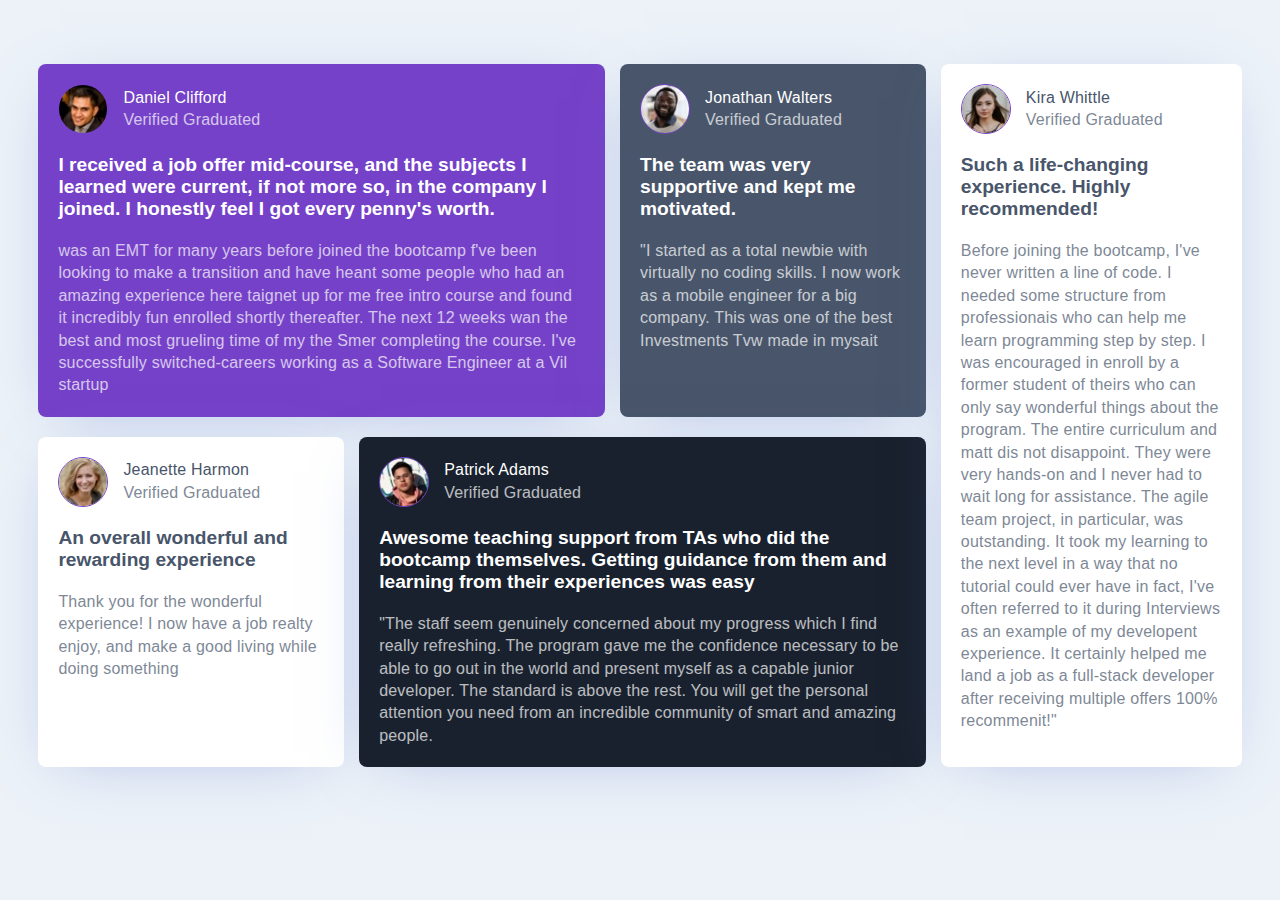
<file: index.html>
<!DOCTYPE html>
<html lang="en">
<head>
    <meta charset="UTF-8">
    <meta name="viewport" content="width=device-width, initial-scale=1.0">
    <link rel="stylesheet" href="style.css">
    <link rel="preconnect" href="https://fonts.gstatic.com" crossorigin>
    
    <link href="https://fonts.googleapis.com/css2?family=Barlow:ital,wght@0,100;0,200;0,300;0,400;0,500;0,600;0,700;0,800;0,900;1,100;1,200;1,300;1,400;1,500;1,600;1,700;1,800;1,900&family=Inter:ital,opsz,wght@0,14..32,100..900;1,14..32,100..900&family=Righteous&display=swap" rel="stylesheet">
    <link rel="shortcut icon" href="images/favicon-32x32.png" type="image/x-icon">
    <title>Testimonial Challenge</title>
</head>
<body>
    <div id="testimonial-grid-container">   
        <div id="main-left">
            <div id="top">
                <div id="testimonial-1" class="grid-item">
                    <div class="header">
                        <img src="./images/image-daniel.jpg" alt="carlitos profile picture">
                        <div class="header-txt">
                            <p class="name">Daniel Clifford</p>
                            <p>Verified Graduated</p>
                        </div>
                    </div>
                    <h4>I received a job offer mid-course, and the subjects I learned were current, if not more so, in the company I joined. I honestly feel I got every penny's worth.</h4>
                    <p>was an EMT for many years before joined the bootcamp f've been looking to make a transition and have heant some people who had an amazing experience here taignet
                         up for me free intro course and found it incredibly fun enrolled shortly thereafter. The next 12 weeks wan the best and most grueling time of my the Smer completing the course. I've successfully switched-careers working as a Software Engineer at a Vil startup</p>
                </div>
                <div id="testimonial-2" class="grid-item">
                    <div class="header">
                        <img src="images/image-jonathan.jpg" alt="carlitos profile picture">
                        <div class="header-txt">
                            <p class="name">Jonathan Walters</p>
                            <p>Verified Graduated</p>
                        </div>
                    </div>
                    <h4>The team was very supportive and kept me motivated.</h4>
                    <p>"I started as a total newbie with virtually no coding skills. 
                        I now work as a mobile engineer for a big company. This was one of the best Investments Tvw made in mysait</p>
                </div>
            </div>
            <div id="bottom">
                <div id="testimonial-3" class="grid-item">
                    <div class="header">
                        <img src="images/image-jeanette.jpg" alt="carlitos profile picture">
                        <div class="header-txt">
                            <p class="name">Jeanette Harmon</p>
                            <p>Verified Graduated</p>
                        </div>
                    </div>
                    <h4>An overall wonderful and rewarding experience</h4>
                    <p>Thank you for the wonderful experience! I now have a job realty enjoy, and make a good living while doing something</p>
                </div>
                <div id="testimonial-4" class="grid-item">
                    <div class="header">
                        <img src="images/image-patrick.jpg" alt="carlitos profile picture">
                        <div class="header-txt">
                            <p class="name">Patrick Adams</p>
                            <p>Verified Graduated</p>
                        </div>
                    </div>
                    <h4>Awesome teaching support from TAs who did the bootcamp themselves. Getting guidance from them and learning from their experiences was easy</h4>
                    <p> "The staff seem genuinely concerned about my progress which I find really refreshing. The program gave me the confidence necessary to be able to go out in the world and present myself as a capable junior developer. The standard is above the rest. You will get the personal attention you need from an incredible community of smart and amazing people.</p>
                </div>        
            </div>
        </div>
        <div id="testimonial-5" class="grid-item">
            <div class="header">
                <img src="images/image-kira.jpg" alt="carlitos profile picture">
                <div class="header-txt">
                    <p class="name">Kira Whittle</p>
                    <p>Verified Graduated</p>
                </div>
            </div>
                    <h4>Such a life-changing experience. Highly recommended!</h4>
                    <p>Before joining the bootcamp, I've never written a line of code. I needed some structure from professionais who can help me learn programming step by step. I was encouraged in enroll by a former student of theirs who can only say wonderful things about the program. The entire curriculum and matt dis not disappoint. They were very hands-on and I never had to wait long for assistance. The agile team project, in particular, was outstanding. It took my learning to the next level in a way that no tutorial could ever have in fact, I've often referred to it during Interviews as an example of my developent experience. It certainly helped me land a job as a full-stack developer after receiving multiple offers 100% recommenit!"</p>
        </div>
    </div>
</body>
</html>
</file>
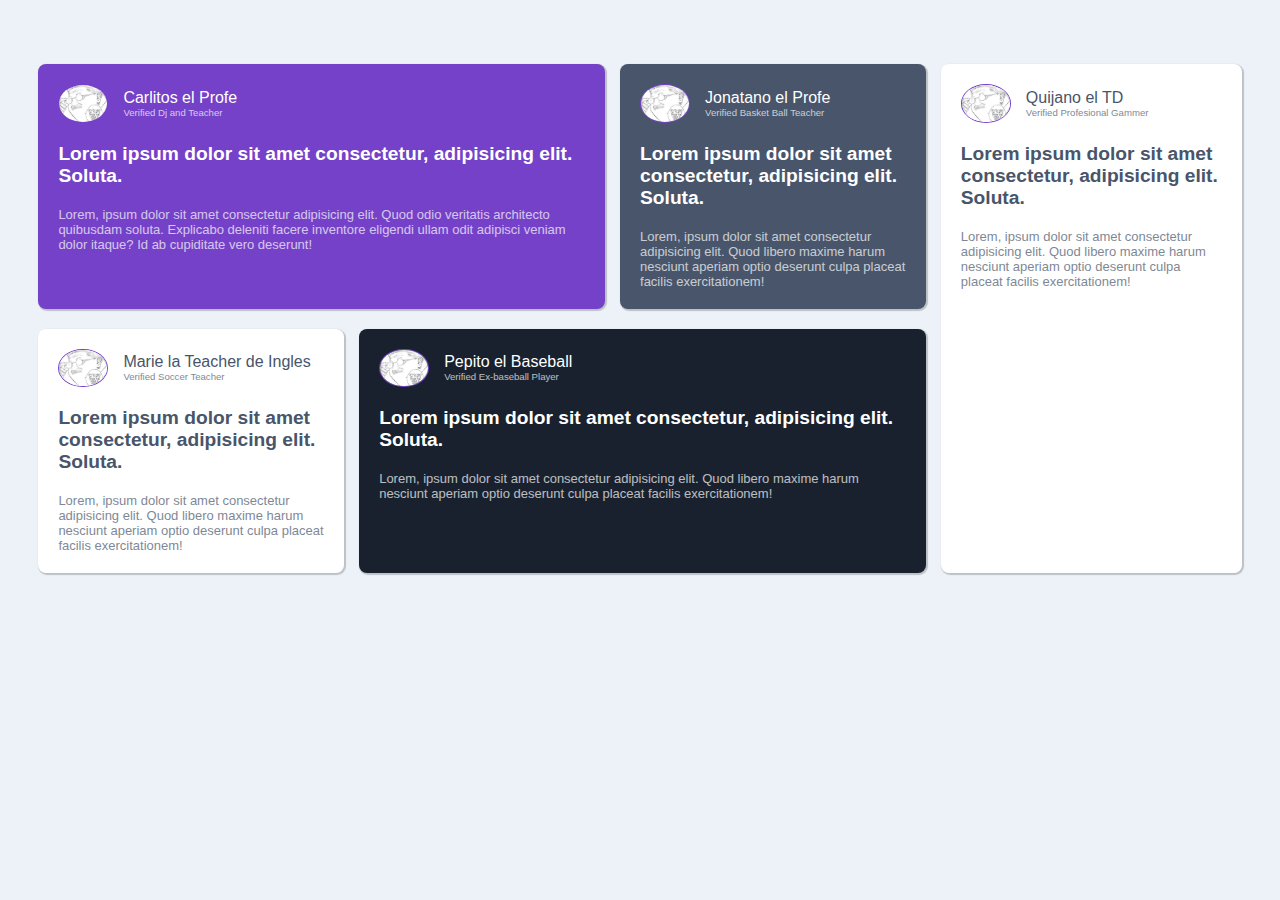
<file: Project5/index.html>
<!DOCTYPE html>
<html lang="en">
<head>
    <meta charset="UTF-8">
    <meta name="viewport" content="width=device-width, initial-scale=1.0">
    <link rel="stylesheet" href="style.css">
    <link rel="preconnect" href="https://fonts.gstatic.com" crossorigin>
    <link href="https://fonts.googleapis.com/css2?family=Barlow:ital,wght@0,100;0,200;0,300;0,400;0,500;0,600;0,700;0,800;0,900;1,100;1,200;1,300;1,400;1,500;1,600;1,700;1,800;1,900&family=Inter:ital,opsz,wght@0,14..32,100..900;1,14..32,100..900&family=Righteous&display=swap" rel="stylesheet">
    <title>Testimonial Challenge</title>
</head>
<body>
    <div id="testimonial-grid-container">
        <div id="main-left">
            <div id="top">
                <div id="testimonial-1" class="grid-item">
                    <div class="header">
                        <img src="./images/carlitos.jpg" alt="carlitos profile picture">
                        <div class="header-txt">
                            <p class="name">Carlitos el Profe</p>
                            <p>Verified Dj and Teacher</p>
                        </div>
                    </div>
                    <h4>Lorem ipsum dolor sit amet consectetur, adipisicing elit. Soluta.</h4>
                    <p>Lorem, ipsum dolor sit amet consectetur adipisicing elit. Quod odio veritatis architecto quibusdam soluta. Explicabo deleniti facere inventore eligendi ullam odit adipisci veniam dolor itaque? Id ab cupiditate vero deserunt!</p>
                </div>
                <div id="testimonial-2" class="grid-item">
                    <div class="header">
                        <img src="./images/carlitos.jpg" alt="carlitos profile picture">
                        <div class="header-txt">
                            <p class="name">Jonatano el Profe</p>
                            <p>Verified Basket Ball Teacher</p>
                        </div>
                    </div>
                    <h4>Lorem ipsum dolor sit amet consectetur, adipisicing elit. Soluta.</h4>
                    <p>Lorem, ipsum dolor sit amet consectetur adipisicing elit. Quod libero maxime harum nesciunt aperiam optio deserunt culpa placeat facilis exercitationem!</p>
                </div>
            </div>
            <div id="bottom">
                <div id="testimonial-3" class="grid-item">
                    <div class="header">
                        <img src="./images/carlitos.jpg" alt="carlitos profile picture">
                        <div class="header-txt">
                            <p class="name">Marie la Teacher de Ingles</p>
                            <p>Verified Soccer Teacher</p>
                        </div>
                    </div>
                    <h4>Lorem ipsum dolor sit amet consectetur, adipisicing elit. Soluta.</h4>
                    <p>Lorem, ipsum dolor sit amet consectetur adipisicing elit. Quod libero maxime harum nesciunt aperiam optio deserunt culpa placeat facilis exercitationem!</p>
                </div>
                <div id="testimonial-4" class="grid-item">
                    <div class="header">
                        <img src="./images/carlitos.jpg" alt="carlitos profile picture">
                        <div class="header-txt">
                            <p class="name">Pepito el Baseball</p>
                            <p>Verified Ex-baseball Player</p>
                        </div>
                    </div>
                    <h4>Lorem ipsum dolor sit amet consectetur, adipisicing elit. Soluta.</h4>
                    <p>Lorem, ipsum dolor sit amet consectetur adipisicing elit. Quod libero maxime harum nesciunt aperiam optio deserunt culpa placeat facilis exercitationem!</p>
                </div>        
            </div>
        </div>
        <div id="testimonial-5" class="grid-item">
            <div class="header">
                <img src="./images/carlitos.jpg" alt="carlitos profile picture">
                <div class="header-txt">
                    <p class="name">Quijano el TD</p>
                    <p>Verified Profesional Gammer</p>
                </div>
            </div>
                    <h4>Lorem ipsum dolor sit amet consectetur, adipisicing elit. Soluta.</h4>
                    <p>Lorem, ipsum dolor sit amet consectetur adipisicing elit. Quod libero maxime harum nesciunt aperiam optio deserunt culpa placeat facilis exercitationem!</p>
        </div>
    </div>
</body>
</html>
</file>
<file: style.css>
*{
    box-sizing: border-box;
    margin: 0;
    padding: 0;
}

body {
    background-color: #ecf2f8;
    font-family: 'Barlow Semi Condensed', sans-serif;
}
h2{
    font-size: 14px;
}
p{
    font-size: 16px;
}
#testimonial-grid-container{
    padding: 5% 3%;
    max-width: 800px;
    margin: 0 auto;
}

#testimonial-1{
    background-color: #7541c8;
    color: #ffff;
}
#testimonial-2{
   background-color: #48556a;
   color: #ffff;
}
#testimonial-3, #testimonial-5{
    background-color: #ffff;
    color: #48556a;
}
#testimonial-4{
    background-color: #19212e;
    color: #ffff;
}


.grid-item{
    margin-bottom: 20px;
    padding: 20px;
    border-radius: 8px;
    box-shadow: -1px 10px 59px -24px rgba(102,127,209,0.51);
    font-size: 13px;

}

.grid-item p {
    opacity: 70%;
    line-height: 1.4;
    max-width: 900px;
    letter-spacing: 0.2px;
}

.header{
    display: flex;
    align-items: center;
    font-size: 0.6rem    ;

}

.header .name{
    opacity: 100%;
    font-size: 1rem;
}

.header img {
    width: 50px;
    border-radius: 50%;
    margin-right: 15px;
    border: 1px solid #7541c8;
}

.grid-item h4{
    margin-top: 20px;
    margin-bottom: 20px;
    font-size: 1.2rem;
    font-weight: 600;
    
}


@media(min-width: 576px){
    #testimonial-grid-container{
        max-width: 1440px;
        margin: 0 auto;
    }

    #testimonial-grid-container,  #main-left, #top, #bottom{
        display: flex;
    }

    #testimonial-5{
        flex-basis: 25%;
    }
    #main-left{
        flex-direction: column;
        flex-basis: 75%;
    }

    #main-left .grid-item{
        margin-right: 15px;
    }

    #top, #bottom{
        flex-basis: 50%;
    }

    #testimonial-1, #testimonial-4{
       flex-basis: 65%;
    }
    
    #testimonial-2, #testimonial-3{
        flex-basis: 35%;
    }
  
}
</file>
<file: Project5/style.css>
*{
    box-sizing: border-box;
    margin: 0;
    padding: 0;
}

body {
    background-color: #ecf2f8;
    font-family: 'Barlow Semi Condensed', sans-serif;
}
#testimonial-grid-container{
    padding: 5% 3%;
    max-width: 800px;
    margin: 0 auto;
}

#testimonial-1{
    background-color: #7541c8;
    color: #ffff;
}
#testimonial-2{
   background-color: #48556a;
   color: #ffff;
}
#testimonial-3, #testimonial-5{
    background-color: #ffff;
    color: #48556a;
}
#testimonial-4{
    background-color: #19212e;
    color: #ffff;
}


.grid-item{
    margin-bottom: 20px;
    padding: 20px;
    border-radius: 8px;
    box-shadow: 1px 1px 1px 1px rgb(0, 0, 0, 0.2);
    font-size: 13px;
}

.grid-item p {
    opacity: 70%;
}

.header{
    display: flex;
    align-items: center;
    font-size: 0.6rem    ;

}

.header .name{
    opacity: 100%;
    font-size: 1rem;
}

.header img {
    width: 50px;
    border-radius: 50%;
    margin-right: 15px;
    border: 1px solid #7541c8;
}

.grid-item h4{
    margin-top: 20px;
    margin-bottom: 20px;
    font-size: 1.2rem;
    font-weight: 600;
    
}


@media(min-width: 576px){
    #testimonial-grid-container{
        max-width: 1440px;
        margin: 0 auto;
    }

    #testimonial-grid-container,  #main-left, #top, #bottom{
        display: flex;
    }

    #testimonial-5{
        flex-basis: 25%;
    }
    #main-left{
        flex-direction: column;
        flex-basis: 75%;
    }

    #main-left .grid-item{
        margin-right: 15px;
    }

    #top, #bottom{
        flex-basis: 50%;
    }

    #testimonial-1, #testimonial-4{
       flex-basis: 65%;
    }
    
    #testimonial-2, #testimonial-3{
        flex-basis: 35%;
    }
  
}
</file>
